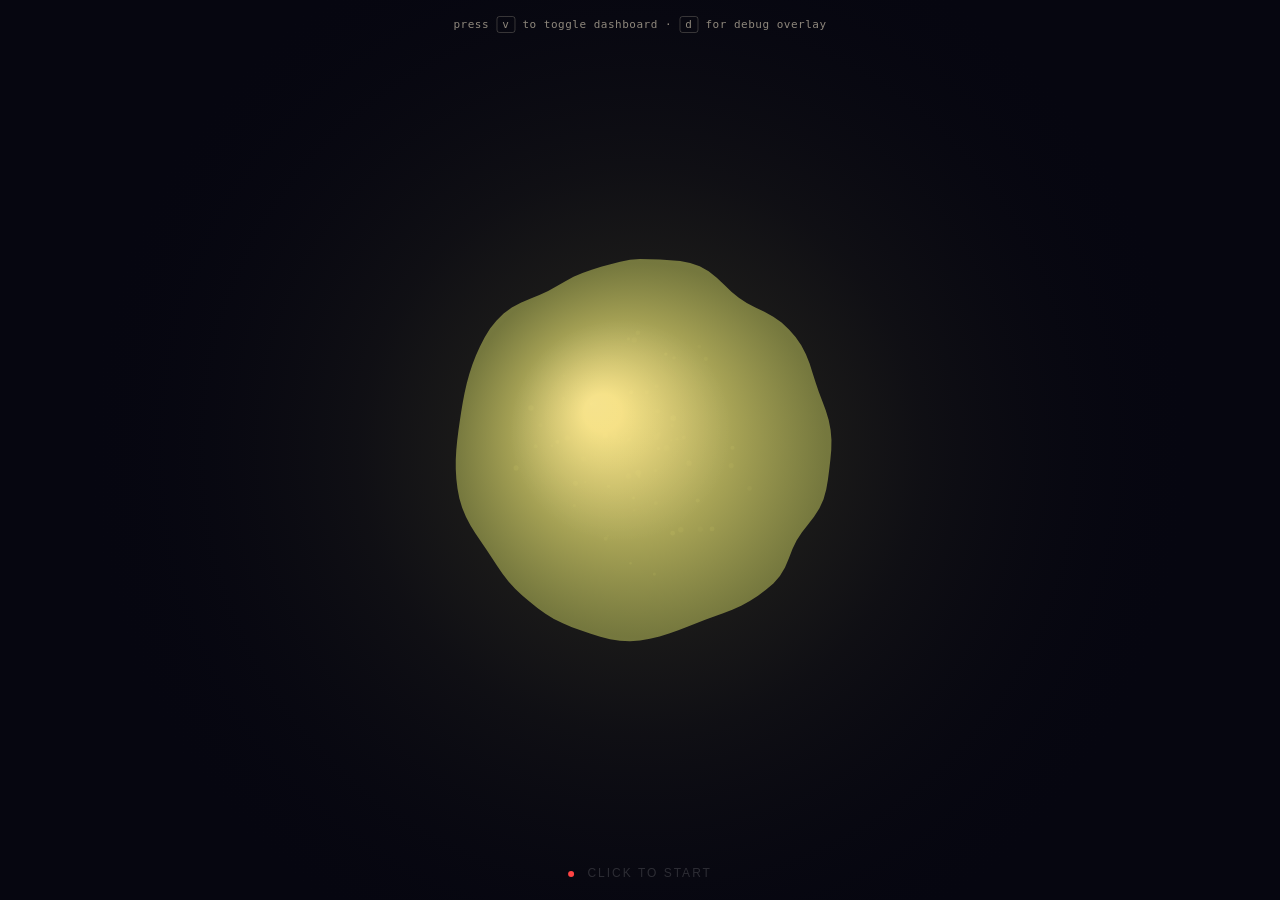
<file: index.html>
<!DOCTYPE html>
<html lang="en">
<head>
    <meta charset="UTF-8">
    <meta name="viewport" content="width=device-width, initial-scale=1.0">
    <title>Brorb</title>
    <link rel="stylesheet" href="style.css">
</head>
<body>
    <canvas id="canvas"></canvas>
    <div id="status">
        <span id="connection-dot"></span>
        <span id="status-text">click to start</span>
    </div>
    <div id="hint">press <kbd>v</kbd> to toggle dashboard &middot; <kbd>d</kbd> for debug overlay</div>
    <script type="module" src="app.js"></script>
</body>
</html>
</file>
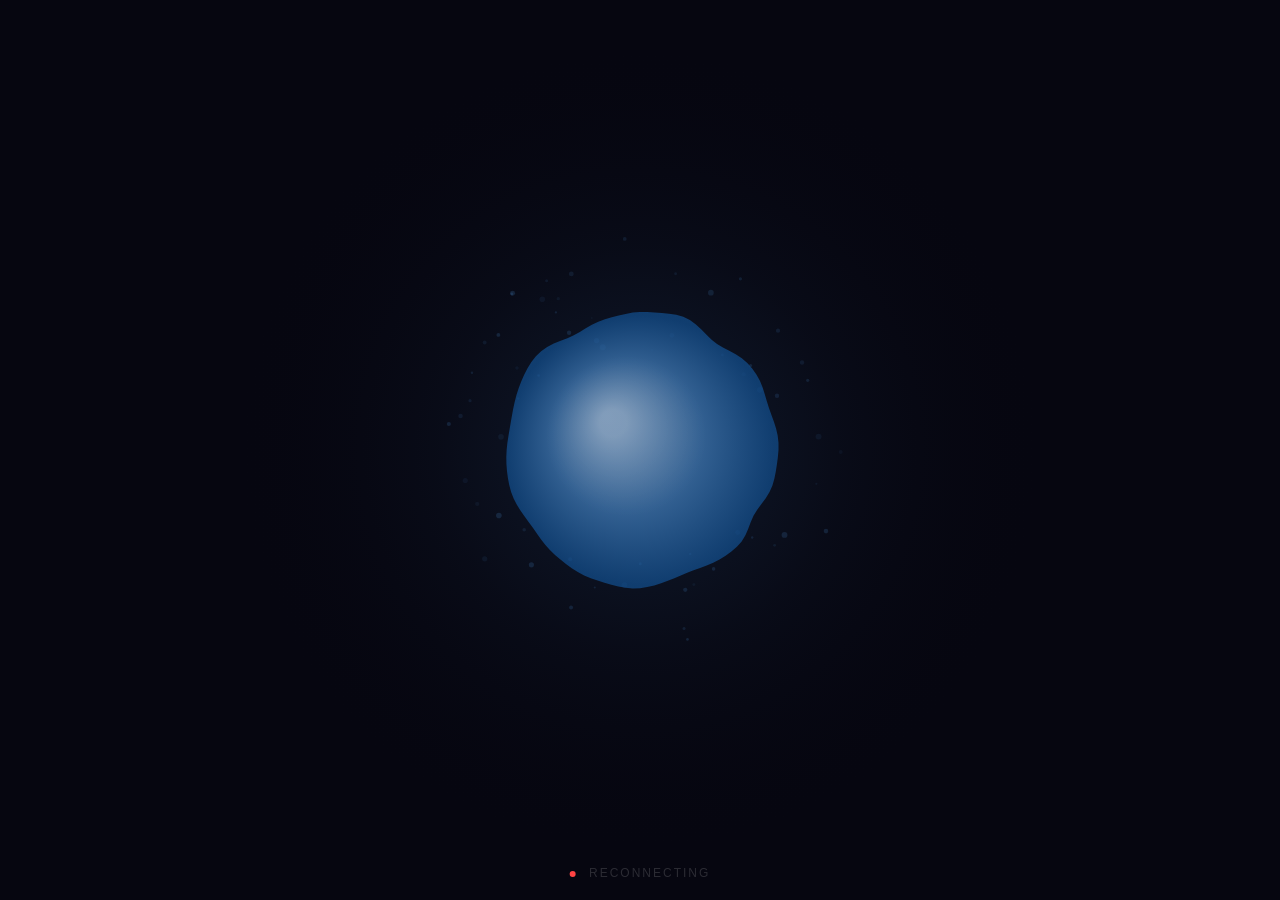
<file: web/index.html>
<!DOCTYPE html>
<html lang="en">
<head>
    <meta charset="UTF-8">
    <meta name="viewport" content="width=device-width, initial-scale=1.0">
    <title>Brorb</title>
    <link rel="stylesheet" href="style.css">
</head>
<body>
    <canvas id="canvas"></canvas>
    <div id="status">
        <span id="connection-dot"></span>
        <span id="status-text">connecting</span>
    </div>
    <script src="orb.js"></script>
</body>
</html>
</file>
<file: style.css>
* {
    margin: 0;
    padding: 0;
    box-sizing: border-box;
}

html, body {
    width: 100%;
    height: 100%;
    overflow: hidden;
    background: #060610;
    font-family: -apple-system, BlinkMacSystemFont, 'Segoe UI', sans-serif;
    user-select: none;
    -webkit-user-select: none;
}

#canvas {
    position: fixed;
    top: 0;
    left: 0;
    width: 100%;
    height: 100%;
}

#status {
    position: fixed;
    bottom: 20px;
    left: 50%;
    transform: translateX(-50%);
    color: rgba(255, 255, 255, 0.15);
    font-size: 12px;
    letter-spacing: 2px;
    text-transform: uppercase;
    transition: opacity 0.5s;
    pointer-events: none;
}

#status.connected {
    color: rgba(255, 255, 255, 0.08);
}

#connection-dot {
    display: inline-block;
    width: 6px;
    height: 6px;
    border-radius: 50%;
    background: #ff4444;
    margin-right: 8px;
    vertical-align: middle;
    transition: background 0.3s;
}

#connection-dot.connected {
    background: #44aa44;
}

#hint {
    position: fixed;
    top: 16px;
    left: 50%;
    transform: translateX(-50%);
    color: rgba(200, 190, 170, 0.7);
    font: 11px "SF Mono", Menlo, Consolas, monospace;
    letter-spacing: 0.5px;
    pointer-events: none;
    transition: opacity 1.5s ease;
    z-index: 100;
}
#hint kbd {
    display: inline-block;
    padding: 1px 5px;
    border: 1px solid rgba(200, 190, 170, 0.25);
    border-radius: 3px;
    font-family: inherit;
    font-size: inherit;
}
#hint.fade { opacity: 0; }
</file>
<file: web/style.css>
* {
    margin: 0;
    padding: 0;
    box-sizing: border-box;
}

html, body {
    width: 100%;
    height: 100%;
    overflow: hidden;
    background: #060610;
    font-family: -apple-system, BlinkMacSystemFont, 'Segoe UI', sans-serif;
    user-select: none;
    -webkit-user-select: none;
}

#canvas {
    position: fixed;
    top: 0;
    left: 0;
    width: 100%;
    height: 100%;
}

#status {
    position: fixed;
    bottom: 20px;
    left: 50%;
    transform: translateX(-50%);
    color: rgba(255, 255, 255, 0.15);
    font-size: 12px;
    letter-spacing: 2px;
    text-transform: uppercase;
    transition: opacity 0.5s;
    pointer-events: none;
}

#status.connected {
    color: rgba(255, 255, 255, 0.08);
}

#connection-dot {
    display: inline-block;
    width: 6px;
    height: 6px;
    border-radius: 50%;
    background: #ff4444;
    margin-right: 8px;
    vertical-align: middle;
    transition: background 0.3s;
}

#connection-dot.connected {
    background: #44aa44;
}
</file>
